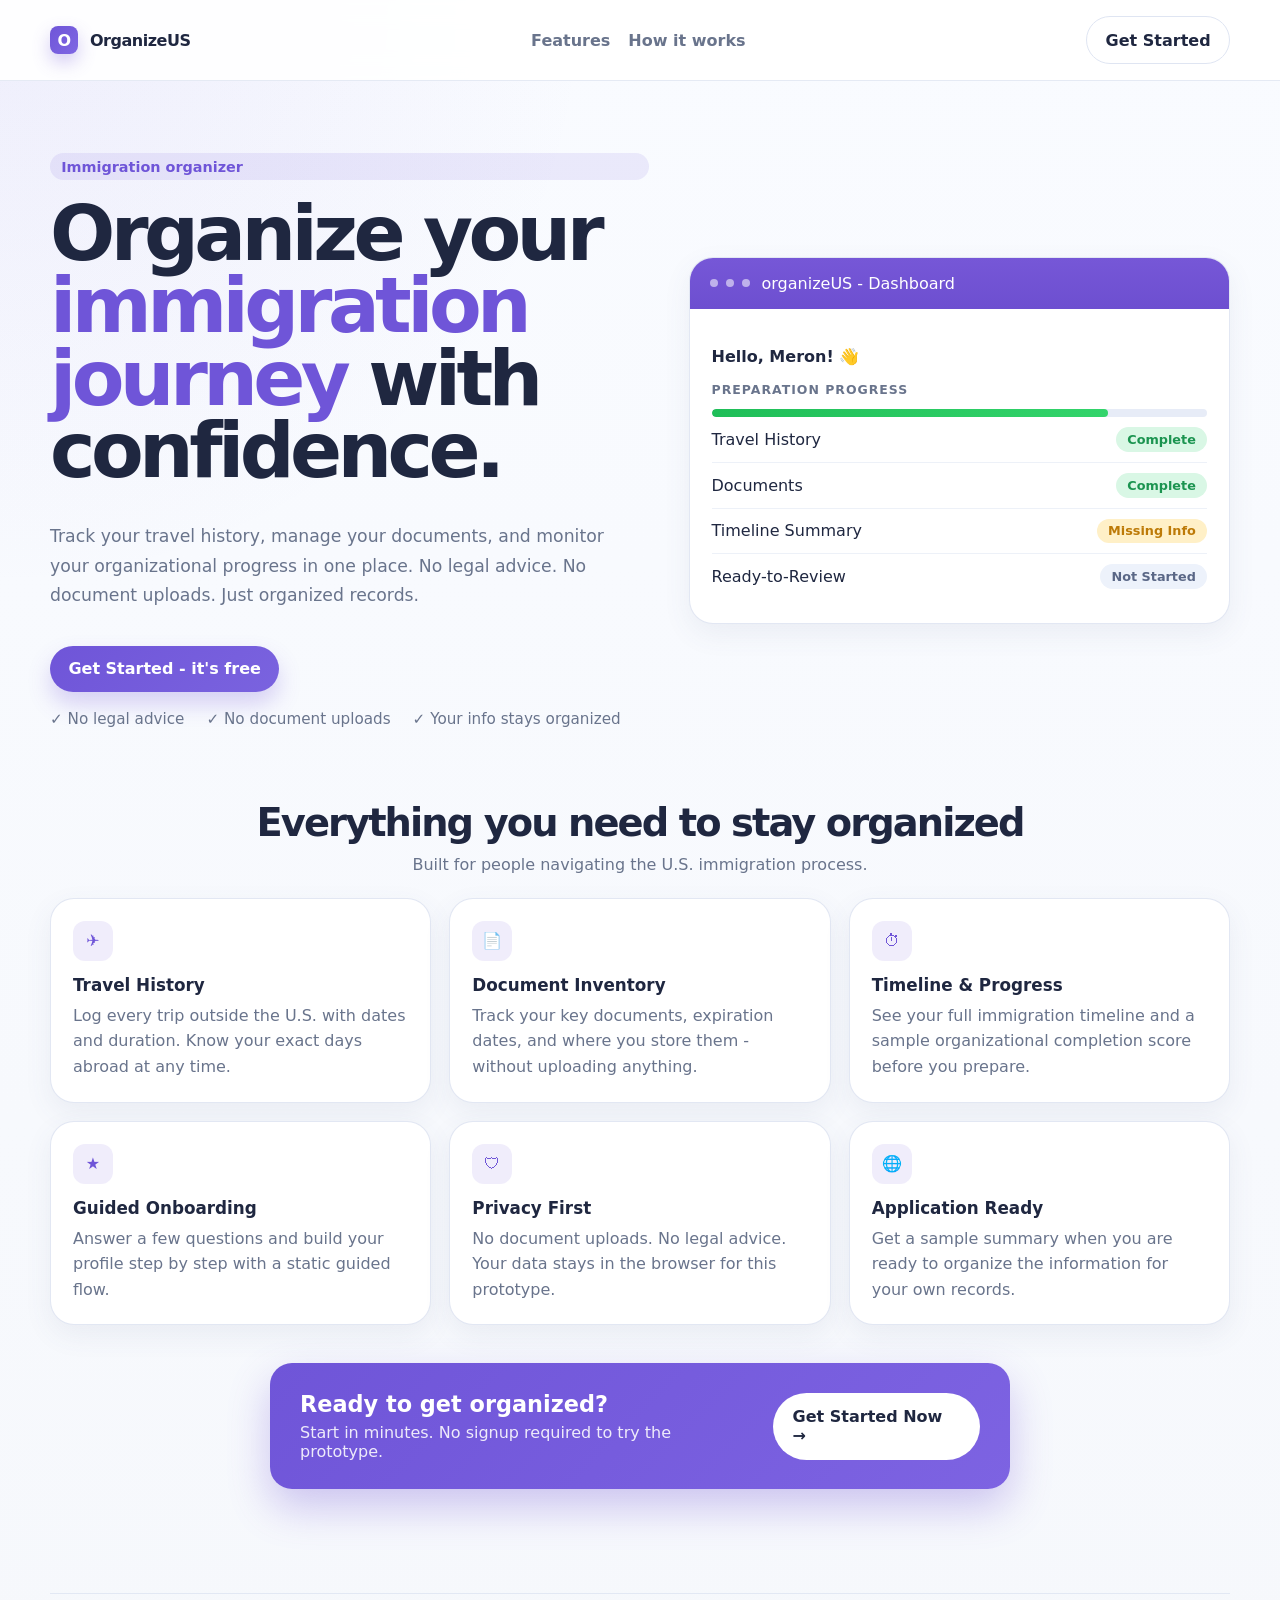
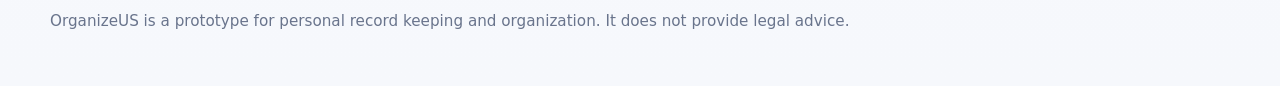
<file: index.html>
<!DOCTYPE html>
<html lang="en">
<head>
	<meta charset="UTF-8">
	<meta name="viewport" content="width=device-width, initial-scale=1.0">
	<title>OrganizeUS | Immigration Organization Prototype</title>
	<meta name="description" content="A static prototype for organizing immigration-related records, travel history, documents, and progress.">
	<link rel="stylesheet" href="css/styles.css">
</head>
<body data-page="home">
	<header class="topbar">
		<div class="topbar-inner">
			<a class="brand" href="index.html" aria-label="OrganizeUS home">
				<span class="brand-mark" aria-hidden="true">O</span>
				<span>OrganizeUS</span>
			</a>
			<button class="mobile-nav-toggle" data-mobile-menu-toggle aria-label="Open menu" aria-expanded="false"></button>
			<div class="topnav" data-mobile-menu>
				<a href="#features">Features</a>
				<a href="#how-it-works">How it works</a>
			</div>
			<div class="header-actions" data-mobile-actions>
				<a class="btn-secondary" href="auth.html">Get Started</a>
			</div>
		</div>
	</header>

	<main>
		<section class="hero">
			<div class="hero-grid">
				<div class="hero-copy">
					<span class="eyebrow">Immigration organizer</span>
					<h1>Organize your <span class="accent">immigration journey</span> with confidence.</h1>
					<p class="lead">Track your travel history, manage your documents, and monitor your organizational progress in one place. No legal advice. No document uploads. Just organized records.</p>
					<div class="hero-actions">
						<a class="btn" href="auth.html">Get Started - it&apos;s free</a>
					</div>
					<div class="hero-note-row">
						<span>✓ No legal advice</span>
						<span>✓ No document uploads</span>
						<span>✓ Your info stays organized</span>
					</div>
				</div>
				<article class="hero-card" aria-label="Sample dashboard preview">
					<div class="hero-card-header">
						<div class="hero-card-dots" aria-hidden="true"><span></span><span></span><span></span></div>
						<span>organizeUS - Dashboard</span>
					</div>
					<div class="hero-card-body">
						<p><strong>Hello, Meron!</strong> 👋</p>
						<p class="progress-label">Preparation progress</p>
						<div class="progress-line" aria-hidden="true"><div class="progress-bar green" style="width:80%"></div></div>
						<div class="status-row"><span>Travel History</span><span class="status-tag success">Complete</span></div>
						<div class="status-row"><span>Documents</span><span class="status-tag success">Complete</span></div>
						<div class="status-row"><span>Timeline Summary</span><span class="status-tag warning">Missing Info</span></div>
						<div class="status-row"><span>Ready-to-Review</span><span class="status-tag neutral">Not Started</span></div>
					</div>
				</article>
			</div>
		</section>

		<section class="section" id="features">
			<div class="section-heading">
				<h2>Everything you need to stay organized</h2>
				<p>Built for people navigating the U.S. immigration process.</p>
			</div>
			<div class="features-grid">
				<article class="feature-card"><span class="feature-icon" aria-hidden="true">✈</span><h3>Travel History</h3><p>Log every trip outside the U.S. with dates and duration. Know your exact days abroad at any time.</p></article>
				<article class="feature-card"><span class="feature-icon" aria-hidden="true">📄</span><h3>Document Inventory</h3><p>Track your key documents, expiration dates, and where you store them - without uploading anything.</p></article>
				<article class="feature-card"><span class="feature-icon" aria-hidden="true">⏱</span><h3>Timeline &amp; Progress</h3><p>See your full immigration timeline and a sample organizational completion score before you prepare.</p></article>
				<article class="feature-card"><span class="feature-icon" aria-hidden="true">★</span><h3>Guided Onboarding</h3><p>Answer a few questions and build your profile step by step with a static guided flow.</p></article>
				<article class="feature-card"><span class="feature-icon" aria-hidden="true">🛡</span><h3>Privacy First</h3><p>No document uploads. No legal advice. Your data stays in the browser for this prototype.</p></article>
				<article class="feature-card"><span class="feature-icon" aria-hidden="true">🌐</span><h3>Application Ready</h3><p>Get a sample summary when you are ready to organize the information for your own records.</p></article>
			</div>
			<div class="cta-banner" id="how-it-works">
				<div>
					<h3>Ready to get organized?</h3>
					<p>Start in minutes. No signup required to try the prototype.</p>
				</div>
				<a class="btn-secondary" href="auth.html">Get Started Now →</a>
			</div>
		</section>
	</main>

	<footer class="footer">
		<div class="container">
			<div class="page-divider"></div>
			<p>OrganizeUS is a prototype for personal record keeping and organization. It does not provide legal advice.</p>
		</div>
	</footer>

	<script src="js/app.js"></script>
</body>
</html>
</file>
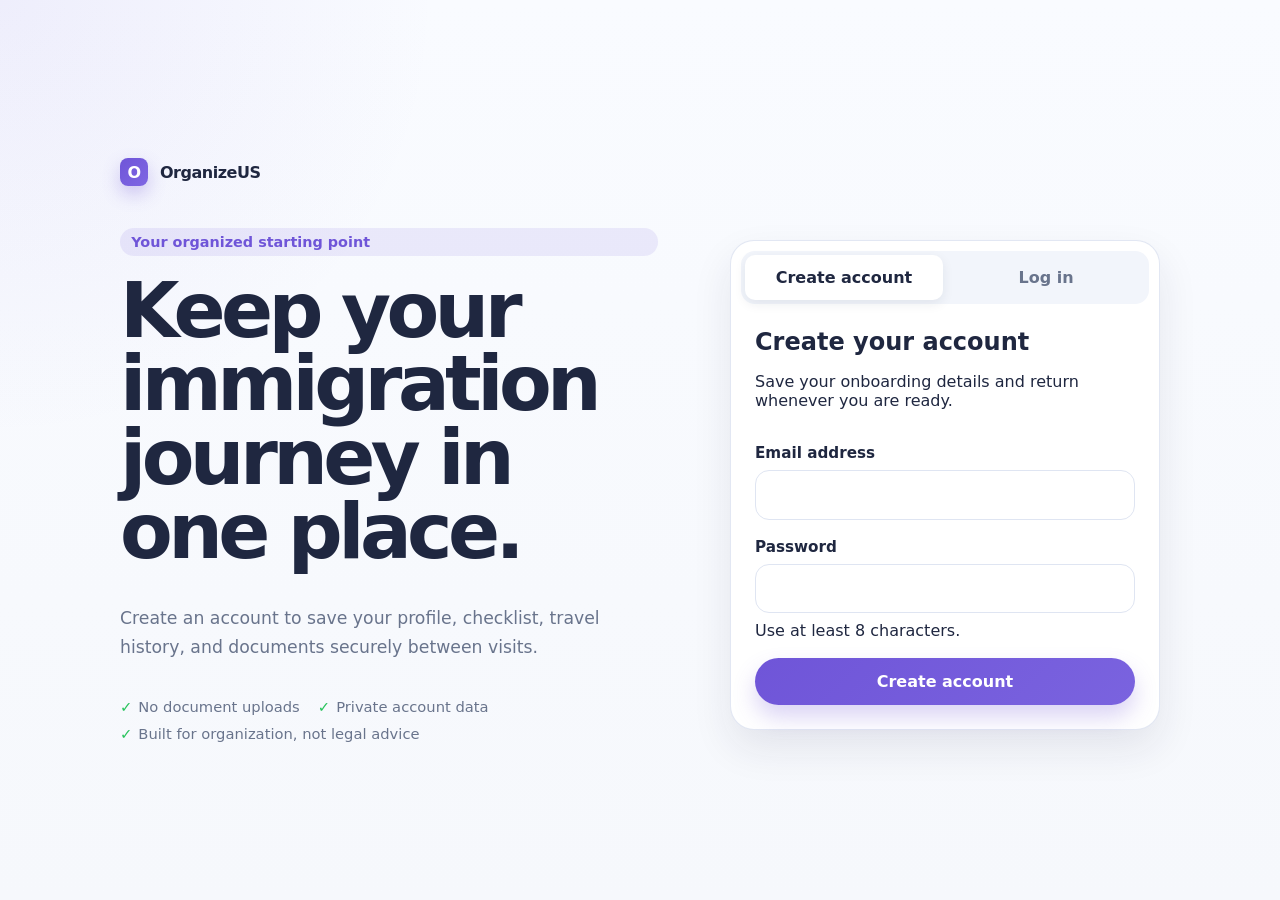
<file: auth.html>
<!DOCTYPE html>
<html lang="en">
<head>
	<meta charset="UTF-8">
	<meta name="viewport" content="width=device-width, initial-scale=1.0">
	<title>OrganizeUS | Account</title>
	<link rel="stylesheet" href="css/styles.css">
</head>
<body data-page="auth" class="auth-page">
	<main class="auth-shell">
		<a class="brand" href="index.html" aria-label="OrganizeUS home">
			<span class="brand-mark" aria-hidden="true">O</span>
			<span>OrganizeUS</span>
		</a>

		<section class="auth-layout" aria-labelledby="auth-title">
			<div class="auth-intro">
				<span class="eyebrow">Your organized starting point</span>
				<h1 id="auth-title">Keep your immigration journey in one place.</h1>
				<p class="lead">Create an account to save your profile, checklist, travel history, and documents securely between visits.</p>
				<div class="auth-trust-list">
					<span>No document uploads</span>
					<span>Private account data</span>
					<span>Built for organization, not legal advice</span>
				</div>
			</div>

			<div class="auth-card">
				<div class="auth-tabs" role="tablist" aria-label="Account actions">
					<button class="auth-tab active" type="button" data-auth-mode="register" role="tab" aria-selected="true">Create account</button>
					<button class="auth-tab" type="button" data-auth-mode="login" role="tab" aria-selected="false">Log in</button>
				</div>

				<form class="auth-form" data-auth-form>
					<div>
						<h2 data-auth-heading>Create your account</h2>
						<p class="field-help" data-auth-description>Save your onboarding details and return whenever you are ready.</p>
					</div>

					<label class="field-group" for="auth-email">
						<span class="field-label">Email address</span>
						<input id="auth-email" name="email" type="email" autocomplete="email" required>
					</label>

					<label class="field-group" for="auth-password">
						<span class="field-label">Password</span>
						<input id="auth-password" name="password" type="password" minlength="8" autocomplete="new-password" required>
						<span class="field-help" data-password-help>Use at least 8 characters.</span>
					</label>

					<p class="form-error" data-auth-error role="alert" hidden></p>
					<button class="btn auth-submit" type="submit" data-auth-submit>Create account</button>
				</form>
			</div>
		</section>
	</main>
	<script src="js/app.js"></script>
</body>
</html>
</file>
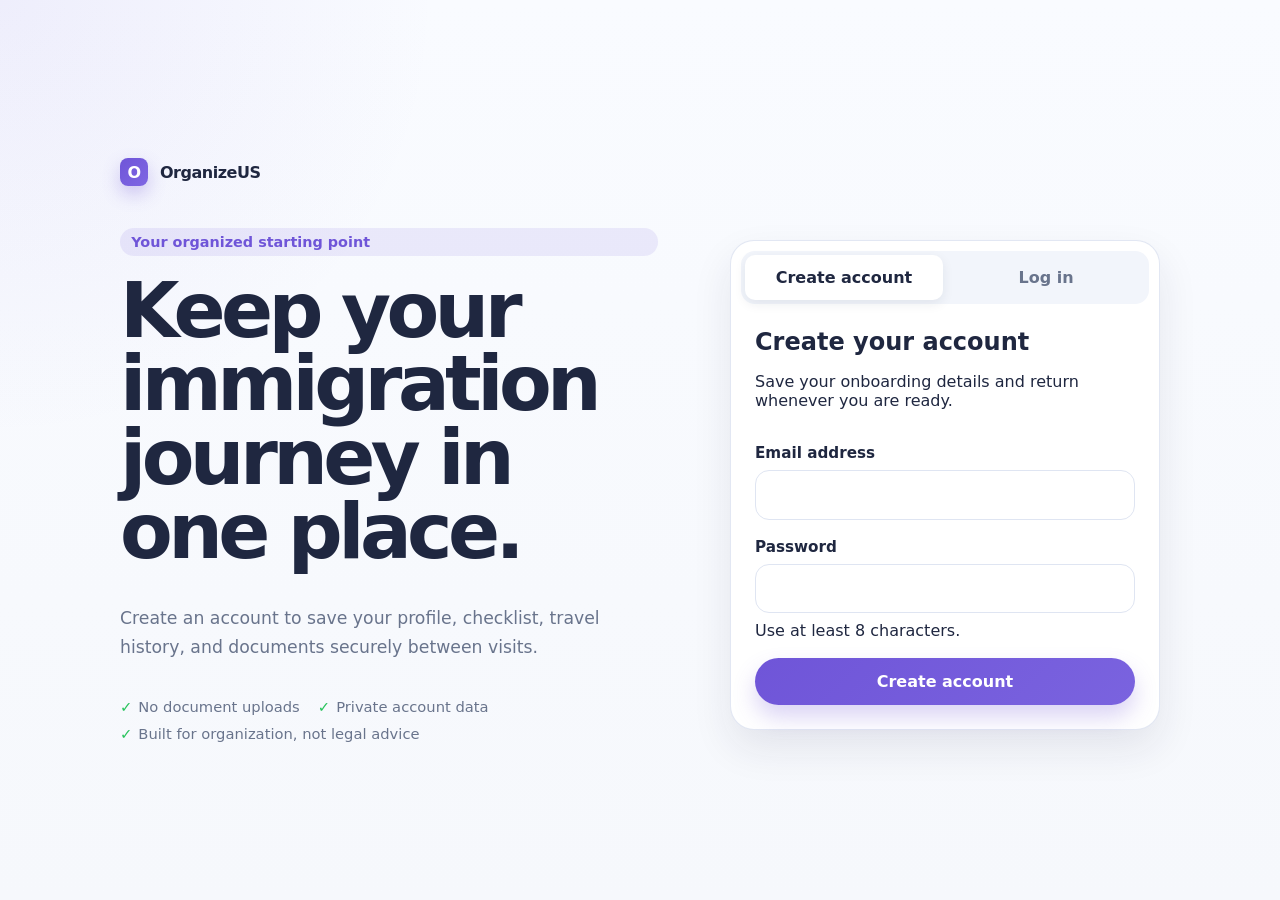
<file: dashboard.html>
<!DOCTYPE html>
<html lang="en">
<head>
	<meta charset="UTF-8">
	<meta name="viewport" content="width=device-width, initial-scale=1.0">
	<title>OrganizeUS | Dashboard</title>
	<link rel="stylesheet" href="css/styles.css">
</head>
<body data-page="dashboard">
	<header class="topbar">
		<div class="topbar-inner">
			<a class="brand" href="index.html"><span class="brand-mark" aria-hidden="true">O</span><span>OrganizeUS</span></a>
			<button class="mobile-nav-toggle" data-sidebar-toggle aria-label="Toggle navigation" aria-expanded="false"></button>
			<div class="header-actions"><span class="muted-pill"><span class="assistant-avatar" aria-hidden="true" data-profile-initial>P</span><span data-profile-name>Profile</span></span><button class="btn-ghost" type="button" data-logout>Log out</button></div>
		</div>
	</header>

	<main class="app-shell">
		<aside class="sidebar" data-sidebar>
			<nav class="sidebar-nav" aria-label="Dashboard navigation">
				<a class="nav-link" data-nav="dashboard" href="dashboard.html"><span class="nav-icon" aria-hidden="true">⌂</span>Dashboard</a>
				<a class="nav-link" data-nav="travel" href="travel.html"><span class="nav-icon" aria-hidden="true">✈</span>Travel History</a>
				<a class="nav-link" data-nav="documents" href="documents.html"><span class="nav-icon" aria-hidden="true">📄</span>Documents</a>
				<a class="nav-link" data-nav="timeline" href="timeline.html"><span class="nav-icon" aria-hidden="true">⏱</span>Timeline</a>
			</nav>
		</aside>

		<section class="content-stack">
			<header class="dashboard-hero panel">
				<div class="page-heading">
					<h1 class="page-title">
						Hello, <span data-dashboard-name>there</span>! 👋
					</h1>
					<p>Here&apos;s your immigration preparation overview.</p>
					<p>Your plan: <strong data-dashboard-process>Immigration Journey</strong></p>
				</div>
			</header>
			<section class="dashboard-grid">
				<article class="summary-card">
					<div class="summary-row">
						<div>
							<div class="progress-label">Organizational completion score</div>
							<div class="big-number" data-dashboard-score-value>0%</div>
						</div>
						<span class="status-tag neutral" data-dashboard-status-tag>Not Started</span>
					</div>
					<div class="progress-line" aria-hidden="true"><div class="progress-bar green" data-dashboard-score-bar style="width:0%"></div></div>
					<div class="quick-action-grid" style="margin-top:18px;">
						<div class="page-card"><strong>Complete</strong><p>Travel History</p></div>
						<div class="page-card"><strong>Complete</strong><p>Documents</p></div>
						<div class="page-card"><strong>Missing Info</strong><p>Timeline Summary</p></div>
						<div class="page-card"><strong>Not Started</strong><p>Ready-to-Review</p></div>
					</div>
				</article>

				<article class="panel">
					<h3>At a Glance</h3>
					<div class="info-grid" style="margin-top:16px; grid-template-columns: 1fr;">
						<div class="info-row">
							<span>Total trips abroad</span>
							<strong data-dashboard-total-trips>0</strong>
						</div>
						<div class="info-row">
							<span>Days outside U.S.</span>
							<strong data-dashboard-total-days>0</strong>
						</div>
						<div class="info-row">
							<span>Documents tracked</span>
							<strong data-dashboard-total-documents>0</strong>
						</div>
						<div class="info-row">
	                        <span>Documents completed</span>
	                        <strong data-dashboard-completed-documents>0</strong>
						</div>
						<div class="info-row">
	                    	<span>Documents remaining</span>
	                        <strong data-dashboard-remaining-documents>0</strong>
                        </div>
                        <div class="info-row">
	                        <span>Organizational progress</span>
	                        <strong data-dashboard-progress>0%</strong>
                        </div>
					</div>
				</article>
			</section>

			<section class="dashboard-grid">
				<article class="panel">
					<h3>Quick Actions</h3>
					<div class="quick-action-grid" style="margin-top:16px;">
						<a class="nav-link action-link" href="travel.html"><span class="nav-icon" aria-hidden="true">✈</span>Add Trip</a>
						<a class="nav-link action-link" href="documents.html"><span class="nav-icon" aria-hidden="true">📄</span>Add Document</a>
						<a class="nav-link action-link" href="timeline.html"><span class="nav-icon" aria-hidden="true">⏱</span>View Timeline</a>
						<a class="nav-link action-link" href="timeline.html"><span class="nav-icon" aria-hidden="true">✓</span>Check Progress</a>
						<button
							class="nav-link action-link"
							type="button"
							data-reset-demo
						>
							<span class="nav-icon" aria-hidden="true">↺</span>
							Reset Demo
						</button>
					</div>
				</article>

				<article class="panel">
					<h3>Suggested Next Step</h3>
					<p>Review the timeline summary and fill the remaining missing details before saving your personal records.</p>
					<div class="page-divider"></div>
					<div class="summary-list" style="display:flex; flex-wrap:wrap; gap:12px;">
						<span class="pill warning">Missing issue date</span>
						<span class="pill neutral">Ready for review later</span>
					</div>
				</article>
			</section>
		</section>
	</main>

	<script src="js/app.js"></script>
</body>
</html>
</file>
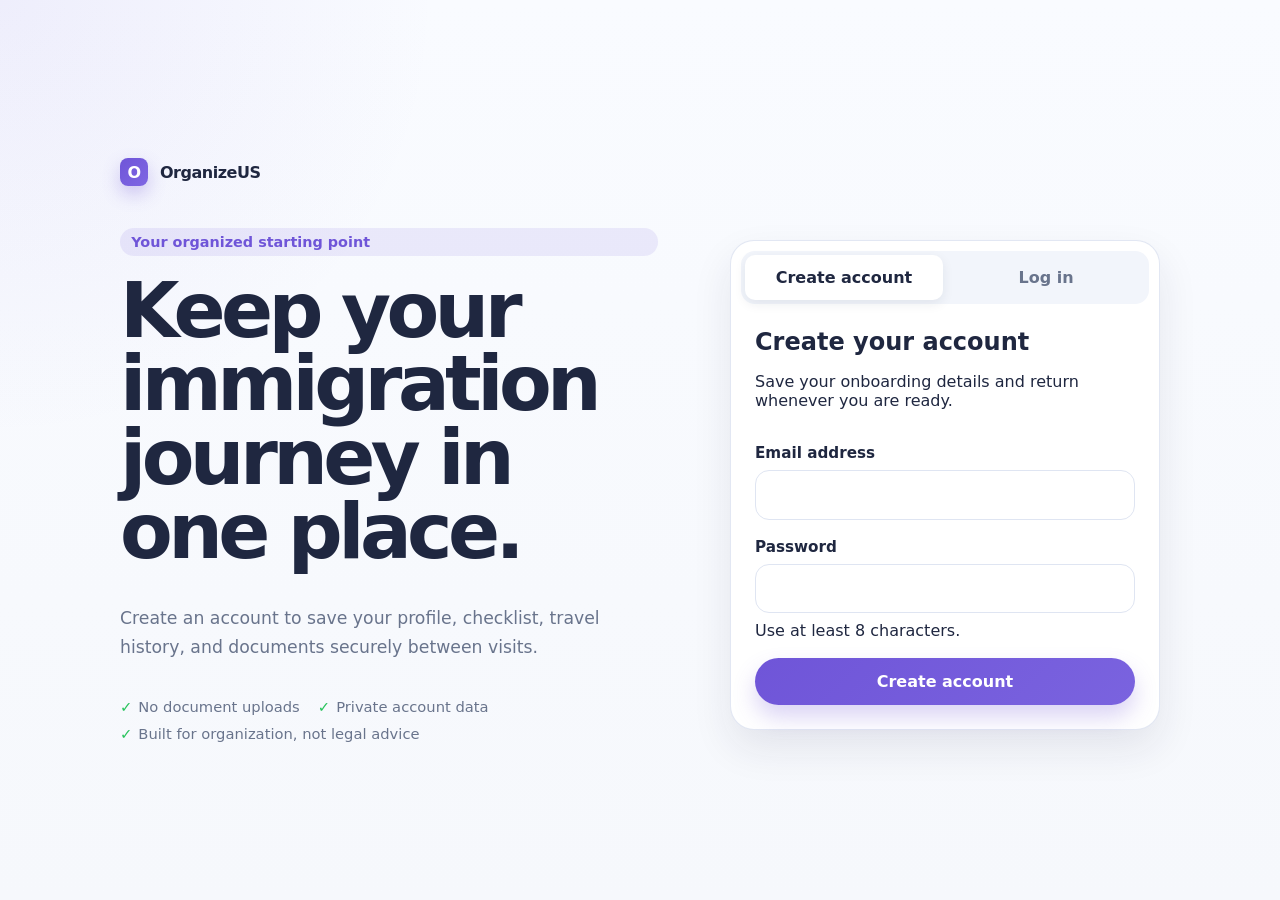
<file: documents.html>
<!DOCTYPE html>
<html lang="en">
<head>
	<meta charset="UTF-8">
	<meta name="viewport" content="width=device-width, initial-scale=1.0">
	<title>OrganizeUS | Documents</title>
	<link rel="stylesheet" href="css/styles.css">
</head>
<body data-page="documents">
	<header class="topbar">
		<div class="topbar-inner">
			<a class="brand" href="index.html"><span class="brand-mark" aria-hidden="true">O</span><span>OrganizeUS</span></a>
			<button class="mobile-nav-toggle" data-sidebar-toggle aria-label="Toggle navigation" aria-expanded="false"></button>
			<div class="header-actions"><span class="muted-pill"><span class="assistant-avatar" aria-hidden="true" data-profile-initial>P</span><span data-profile-name>Profile</span></span><button class="btn-ghost" type="button" data-logout>Log out</button></div>
		</div>
	</header>

	<main class="app-shell">
		<aside class="sidebar" data-sidebar>
			<nav class="sidebar-nav" aria-label="Documents navigation">
				<a class="nav-link" data-nav="dashboard" href="dashboard.html"><span class="nav-icon" aria-hidden="true">⌂</span>Dashboard</a>
				<a class="nav-link" data-nav="travel" href="travel.html"><span class="nav-icon" aria-hidden="true">✈</span>Travel History</a>
				<a class="nav-link" data-nav="documents" href="documents.html"><span class="nav-icon" aria-hidden="true">📄</span>Documents</a>
				<a class="nav-link" data-nav="timeline" href="timeline.html"><span class="nav-icon" aria-hidden="true">⏱</span>Timeline</a>
			</nav>
		</aside>

		<section class="content-stack">
			<header class="page-card" style="display:flex; align-items:flex-start; justify-content:space-between; gap:16px; flex-wrap:wrap;">
				<div class="page-heading">
					<h1 class="page-title">Documents</h1>
					<p>Track your key immigration documents.</p>
				</div>
				<button class="btn" type="button" data-open-modal>+ Add Document</button>
			</header>

			<section class="document-grid" data-document-grid></section>

			<section class="empty-state" data-document-empty>
				<strong>No documents organized yet.</strong>
				<p>Use Add Document to create a temporary sample card. File uploads are intentionally disabled in this prototype.</p>
			</section>

			<section class="panel">
				<h3>Organizational overview</h3>
				<div class="info-grid" style="margin-top:16px; grid-template-columns: repeat(3, minmax(0, 1fr));">
					<div class="info-row"><span>Tracked documents</span><strong data-total-documents>0</strong></div>
					<div class="info-row"><span>On file</span><strong data-documents-complete>0</strong></div>
					<div class="info-row"><span>Needs attention</span><strong data-documents-missing>0</strong></div>
				</div>
			</section>
		</section>
	</main>

	<div class="modal-backdrop" data-modal-backdrop aria-hidden="true">
		<section class="modal" role="dialog" aria-modal="true" aria-labelledby="add-document-title">
			<div class="modal-header">
				<div>
					<h3 id="add-document-title">Add Document</h3>
					<p>Create a temporary sample document card.</p>
				</div>
				<button class="close-button" type="button" data-close-modal aria-label="Close modal">×</button>
			</div>
			<form data-document-form>
				<div class="field-grid">
					<label class="field-group full"><span class="field-label">Document name</span><input name="name" type="text" placeholder="Marriage Certificate" required></label>
					<label class="field-group"><span class="field-label">Status</span><select name="status"><option>On file</option><option>Missing</option><option>Expiring soon</option></select></label>
					<label class="field-group"><span class="field-label">Stored location</span><input name="location" type="text" placeholder="Home safe"></label>
					<label class="field-group full"><span class="field-label">Expiration note</span><input name="expiry" type="text" placeholder="Optional text, such as May 2029"></label>
				</div>
				<div class="modal-actions" style="margin-top:18px;">
					<button class="btn-secondary" type="button" data-close-modal>Cancel</button>
					<button class="btn" type="submit">Add Document</button>
				</div>
			</form>
		</section>
	</div>

	<script src="js/app.js"></script>
</body>
</html>
</file>
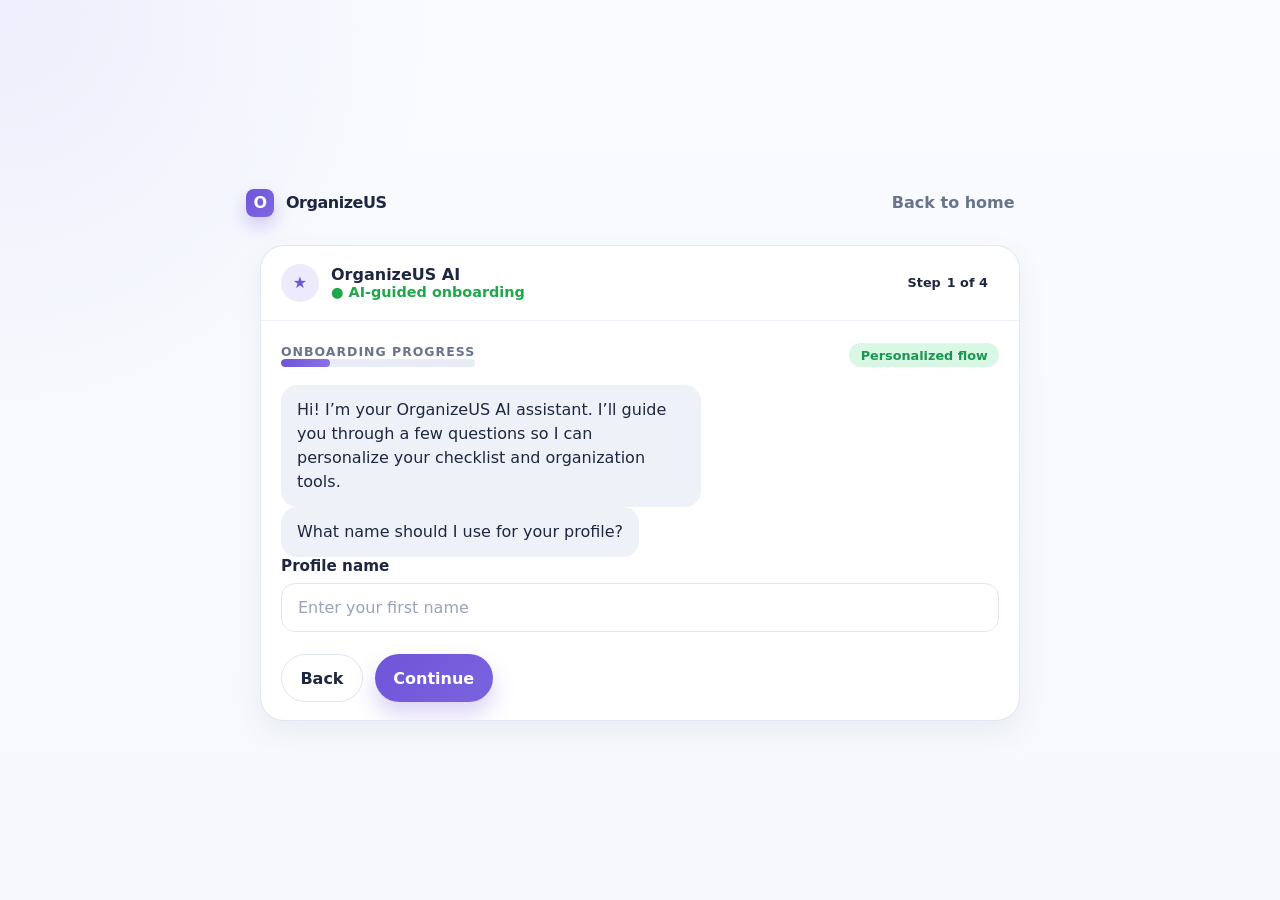
<file: onboarding.html>
<!DOCTYPE html>
<html lang="en">

<head>
	<meta charset="UTF-8">
	<meta name="viewport" content="width=device-width, initial-scale=1.0">
	<title>OrganizeUS | Onboarding</title>
	<link rel="stylesheet" href="css/styles.css">
</head>

<body data-page="onboarding" class="onboarding-page">
	<main class="onboarding-shell">
		<div class="app-topbar" style="padding-top: 0;">
			<a class="brand" href="index.html">
				<span class="brand-mark" aria-hidden="true">O</span>
				<span>OrganizeUS</span>
			</a>

			<a class="btn-ghost" href="index.html">
				Back to home
			</a>
		</div>

		<section
			class="onboarding-card"
			aria-labelledby="onboarding-title"
		>
			<div class="assistant-header">
				<div class="assistant-name">
					<span class="assistant-avatar" aria-hidden="true">
						★
					</span>

					<div>
						<div id="onboarding-title">
							OrganizeUS AI
						</div>

						<div class="assistant-status">
							● AI-guided onboarding
						</div>
					</div>
				</div>

				<div class="step-pill">
					Step
					<span data-step-indicator>1 of 4</span>
				</div>
			</div>

			<div class="assistant-body">
				<div class="progress-header">
					<div>
						<div class="progress-label">
							Onboarding progress
						</div>

						<div
							class="progress-track"
							aria-hidden="true"
						>
							<div
								class="progress-bar purple"
								data-onboarding-progress
								style="width: 25%;"
							></div>
						</div>
					</div>

					<span class="status-tag success">
						Personalized flow
					</span>
				</div>

				<div class="chat-stream">
					<!-- Step 1: Welcome and name -->
					<div
						class="onboarding-step"
						data-onboarding-step
						data-step-name="name"
					>
						<div class="chat-row assistant">
							<div class="bubble">
								Hi! I’m your OrganizeUS AI assistant.
								I’ll guide you through a few questions so
								I can personalize your checklist and
								organization tools.
							</div>
						</div>

						<div class="chat-row assistant">
							<div class="bubble">
								What name should I use for your profile?
							</div>
						</div>

						<label class="field-group" for="profile-name">
							<span class="field-label">
								Profile name
							</span>

							<input
								id="profile-name"
								name="profileName"
								type="text"
								placeholder="Enter your first name"
								autocomplete="given-name"
								required
							>
						</label>
					</div>

					<!-- Step 2: Country -->
					<div
						class="onboarding-step"
						data-onboarding-step
						data-step-name="country"
						hidden
					>
						<div class="chat-row assistant">
							<div
								class="bubble"
								data-ai-country-message
							>
								Thanks! Which country are you citizen of?
							</div>
						</div>

						<label class="field-group" for="country">
							<span class="field-label">
								Country of citizenship
							</span>

							<input
								id="country"
								name="country"
								type="text"
								placeholder="For example, Argentina"
								autocomplete="country-name"
								required
							>
						</label>
					</div>

					<!-- Step 3: Immigration process -->
					<div
						class="onboarding-step"
						data-onboarding-step
						data-step-name="process"
						hidden
					>
						<div class="chat-row assistant">
							<div
								class="bubble"
								data-ai-process-message
							>
								Now, which immigration process are you
								organizing?
							</div>
						</div>

						<p class="field-help">
							OrganizeUS currently supports these three
							paths.
						</p>

						<div
							class="step-choices"
							data-choice-group
						>
							<button
								type="button"
								class="choice"
								data-choice
								data-field="immigrationProcess"
								data-value="permanent-residency"
							>
								Permanent Residency
							</button>

							<button
								type="button"
								class="choice"
								data-choice
								data-field="immigrationProcess"
								data-value="naturalization"
							>
								Naturalization
							</button>

							<button
								type="button"
								class="choice"
								data-choice
								data-field="immigrationProcess"
								data-value="f1-visa"
							>
								F-1 Student Visa
							</button>
						</div>

						<input
							id="immigration-process"
							name="immigrationProcess"
							type="hidden"
							required
						>
					</div>

					<!-- Step 4: AI confirmation -->
					<div
						class="onboarding-step"
						data-onboarding-step
						data-step-name="confirmation"
						hidden
					>
						<div class="chat-row assistant">
							<div
								class="bubble"
								data-ai-confirmation-message
							>
								Great! I have enough information to begin
								personalizing your OrganizeUS experience.
							</div>
						</div>

						<div class="chat-row assistant">
							<div class="bubble">
								I’ll use your selected process to prepare
								the most relevant checklist, document
								tracker, and organization tools.
							</div>
						</div>

						<div class="onboarding-review">
							<p>
								<strong>Name:</strong>
								<span data-review-name>
									Not provided
								</span>
							</p>

							<p>
								<strong>Country:</strong>
								<span data-review-country>
									Not provided
								</span>
							</p>

							<p>
								<strong>Immigration process:</strong>
								<span data-review-process>
									Not selected
								</span>
							</p>
						</div>
						<button
							class="btn-success"
							type="button"
							data-onboarding-finish
							hidden
						>
							Create My Plan →
						</button>
					</div>
				</div>

				<div
					class="assistant-loading"
					data-ai-loading
					hidden
					aria-live="polite"
				>
					OrganizeUS AI is preparing the next step…
				</div>

				<div class="onboarding-actions">
					<button
						class="btn-secondary"
						type="button"
						data-onboarding-back
					>
						Back
					</button>

					<button
						class="btn"
						type="button"
						data-onboarding-next
					>
						Continue
					</button>
				</div>
			</div>
		</section>
	</main>

	<script src="js/app.js"></script>
</body>

</html>
</file>
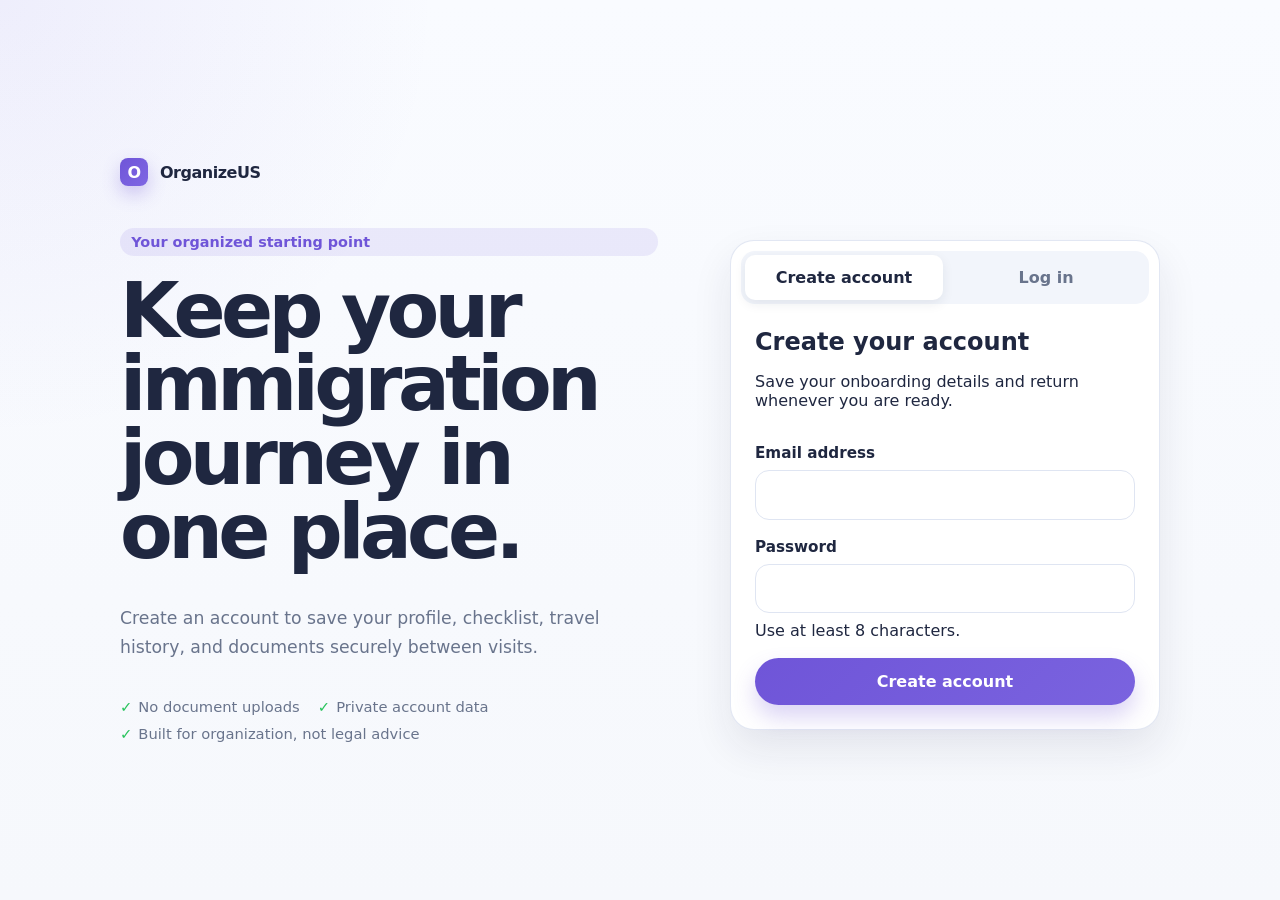
<file: timeline.html>
<!DOCTYPE html>
<html lang="en">
<head>
	<meta charset="UTF-8">
	<meta name="viewport" content="width=device-width, initial-scale=1.0">
	<title>OrganizeUS | Timeline &amp; Progress</title>
	<link rel="stylesheet" href="css/styles.css">
</head>
<body data-page="timeline">
	<header class="topbar">
		<div class="topbar-inner">
			<a class="brand" href="index.html"><span class="brand-mark" aria-hidden="true">O</span><span>OrganizeUS</span></a>
			<button class="mobile-nav-toggle" data-sidebar-toggle aria-label="Toggle navigation" aria-expanded="false"></button>
			<div class="header-actions"><span class="muted-pill"><span class="assistant-avatar" aria-hidden="true" data-profile-initial>P</span><span data-profile-name>Profile</span></span><button class="btn-ghost" type="button" data-logout>Log out</button></div>
		</div>
	</header>

	<main class="app-shell">
		<aside class="sidebar" data-sidebar>
			<nav class="sidebar-nav" aria-label="Timeline navigation">
				<a class="nav-link" data-nav="dashboard" href="dashboard.html"><span class="nav-icon" aria-hidden="true">⌂</span>Dashboard</a>
				<a class="nav-link" data-nav="travel" href="travel.html"><span class="nav-icon" aria-hidden="true">✈</span>Travel History</a>
				<a class="nav-link" data-nav="documents" href="documents.html"><span class="nav-icon" aria-hidden="true">📄</span>Documents</a>
				<a class="nav-link active" data-nav="timeline" href="timeline.html"><span class="nav-icon" aria-hidden="true">⏱</span>Timeline</a>
			</nav>
		</aside>

		<section class="content-stack">
			<header class="page-card" style="display:flex; align-items:flex-start; justify-content:space-between; gap:16px; flex-wrap:wrap;">
				<div class="page-heading">
					<h1 class="page-title">Timeline &amp; Readiness</h1>
					<p>Your full immigration timeline and organizational completion overview.</p>
				</div>
			</header>

			<section class="timeline-grid">
				<article class="timeline-panel">
					<h3>My Immigration Timeline</h3>
					<ul class="timeline-list" data-timeline-list></ul>
				</article>

				<div class="content-stack">
					<article class="summary-card">
						<h3>Organizational completion score</h3>
						<p>This is a visual representation of your organizational progress.</p>
						<div class="ring-wrap" data-score="0" data-timeline-score>
							<div class="ring-value" data-score-value data-timeline-score-value>0%</div>
						</div>
						<p data-timeline-status-message>You&apos;re close to having a complete personal record set for your own organization.</p>
					</article>

					<article class="summary-card">
						<h3>Sample summary</h3>
						<p class="subtle">Prototype summary only. This does not provide legal advice or eligibility analysis.</p>
						<div class="page-divider"></div>
						<div class="summary-list" style="display:grid; gap:10px;" data-timeline-summary>
						</div>
					</article>

					<article class="summary-card">
						<h3>Missing information</h3>
						<div data-timeline-missing></div>
						<div class="page-divider"></div>
						<p data-timeline-next-step>
							Your next organizational step will appear here.
						</p>
					</article>
				</div>
			</section>
		</section>
	</main>

	<script src="js/app.js"></script>
</body>
</html>
</file>
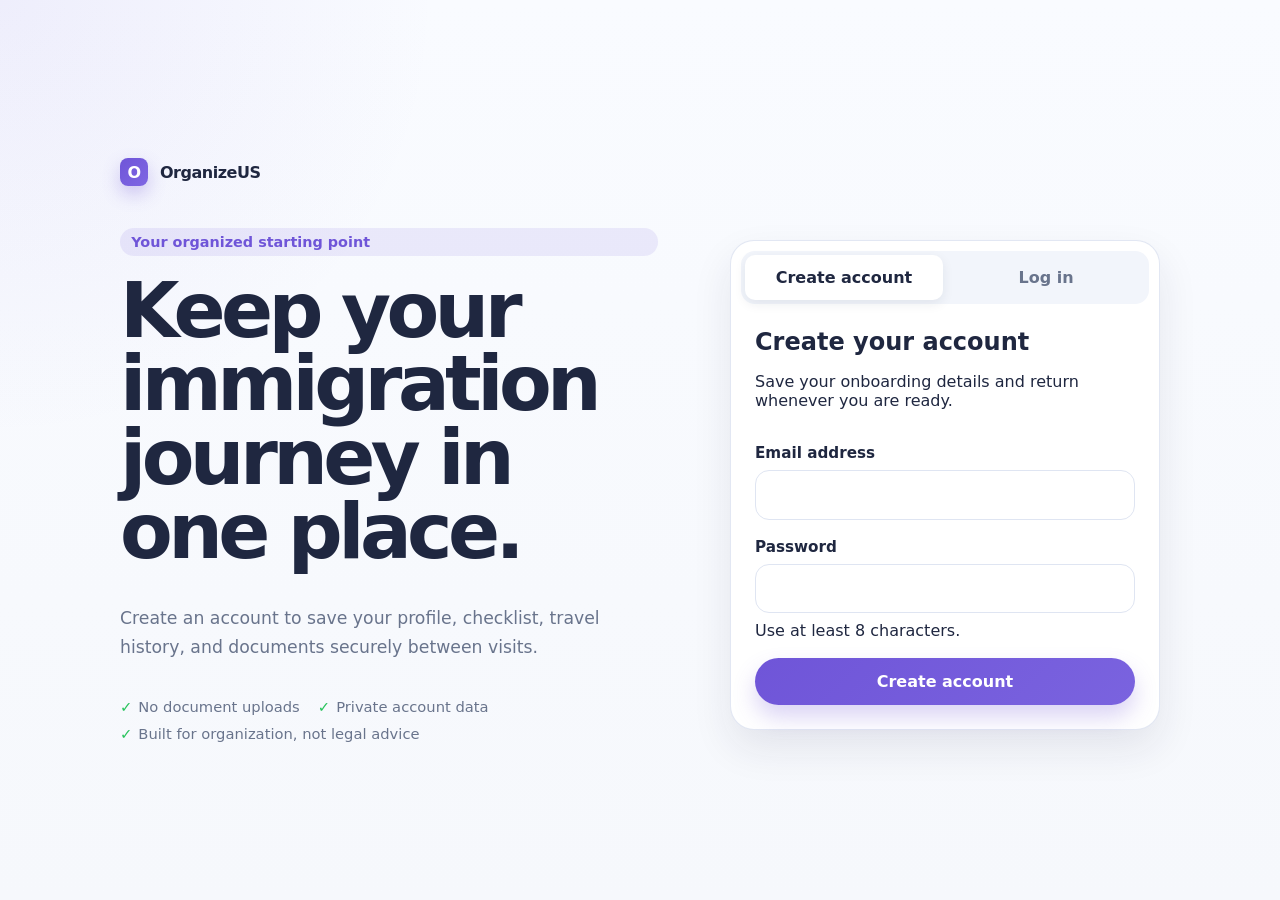
<file: travel.html>
<!DOCTYPE html>
<html lang="en">
<head>
	<meta charset="UTF-8">
	<meta name="viewport" content="width=device-width, initial-scale=1.0">
	<title>OrganizeUS | Travel History</title>
	<link rel="stylesheet" href="css/styles.css">
</head>
<body data-page="travel">
	<header class="topbar">
		<div class="topbar-inner">
			<a class="brand" href="index.html"><span class="brand-mark" aria-hidden="true">O</span><span>OrganizeUS</span></a>
			<button class="mobile-nav-toggle" data-sidebar-toggle aria-label="Toggle navigation" aria-expanded="false"></button>
			<div class="header-actions"><span class="muted-pill"><span class="assistant-avatar" aria-hidden="true" data-profile-initial>P</span><span data-profile-name>Profile</span></span><button class="btn-ghost" type="button" data-logout>Log out</button></div>
		</div>
	</header>

	<main class="app-shell">
		<aside class="sidebar" data-sidebar>
			<nav class="sidebar-nav" aria-label="Travel navigation">
				<a class="nav-link" data-nav="dashboard" href="dashboard.html"><span class="nav-icon" aria-hidden="true">⌂</span>Dashboard</a>
				<a class="nav-link" data-nav="travel" href="travel.html"><span class="nav-icon" aria-hidden="true">✈</span>Travel History</a>
				<a class="nav-link" data-nav="documents" href="documents.html"><span class="nav-icon" aria-hidden="true">📄</span>Documents</a>
				<a class="nav-link" data-nav="timeline" href="timeline.html"><span class="nav-icon" aria-hidden="true">⏱</span>Timeline</a>
			</nav>
		</aside>

		<section class="content-stack">
			<header class="page-card" style="display:flex; align-items:flex-start; justify-content:space-between; gap:16px; flex-wrap:wrap;">
				<div class="page-heading">
					<h1 class="page-title">Travel History</h1>
					<p>All recorded trips outside the United States.</p>
				</div>
				<div class="travel-guidance" data-travel-guidance>
					<p data-travel-guidance-text></p>
				</div>
				<button class="btn" type="button" data-open-modal>+ Add Trip</button>
			</header>

			<section class="travel-stats">
				<article class="dashboard-stat">
					<h3>Total Trips</h3>
					<div class="big-number" data-total-trips>0</div></article>
				<article class="dashboard-stat">
					<h3>Total Days Abroad</h3>
					<div class="big-number" data-total-days>0</div></article>
				<article class="dashboard-stat">
					<h3>Countries Visited</h3>
					<div class="big-number" data-countries-visited>0</div></article>
			</section>

			<section class="table-card">
				<div class="table-wrap">
					<table aria-label="Travel history table">
						<thead>
							<tr>
								<th>Country</th>
								<th>Departure</th>
								<th>Return</th>
								<th>Duration</th>
								<th>Action</th>
							</tr>
						</thead>
						<tbody data-travel-list></tbody>
					</table>
				</div>
			</section>

			<section class="empty-state" data-travel-empty>
				<strong>No trips added yet.</strong>
				<p>Use Add Trip to record a new trip outside the United States. Temporary entries appear in the table above.</p>
			</section>
		</section>
	</main>

	<div class="modal-backdrop" data-modal-backdrop aria-hidden="true">
		<section class="modal" role="dialog" aria-modal="true" aria-labelledby="add-trip-title">
			<div class="modal-header">
				<div>
					<h3 id="add-trip-title">Add Trip</h3>
					<p>Enter a fictional sample trip for the prototype.</p>
				</div>
				<button class="close-button" type="button" data-close-modal aria-label="Close modal">×</button>
			</div>
			<form data-travel-form>
				<div class="field-grid two">
					<label class="field-group"><span class="field-label">Country</span><input name="country" type="text" placeholder="Chile" required></label>
					<label class="field-group"><span class="field-label">Departure date</span><input name="departure" type="date" required></label>
					<label class="field-group full"><span class="field-label">Return date</span><input name="returnDate" type="date" required></label>
				</div>
				<div class="modal-actions" style="margin-top:18px;">
					<button class="btn-secondary" type="button" data-close-modal>Cancel</button>
					<button class="btn" type="submit">Add Trip</button>
				</div>
			</form>
		</section>
	</div>

	<script src="js/app.js"></script>
</body>
</html>
</file>
<file: css/styles.css>
/* Shared design system for OrganizeUS */
:root {
	--primary-color: #6f55d8;
	--primary-dark: #5a43c7;
	--success-color: #27c35b;
	--warning-color: #ffb020;
	--danger-color: #ff6b6b;
	--background-color: #f6f8fc;
	--surface-color: #ffffff;
	--text-color: #1f2740;
	--muted-text-color: #69748c;
	--border-color: #dfe5f2;
	--border-strong: #cfd8ea;
	--shadow-soft: 0 10px 28px rgba(76, 87, 129, 0.08);
	--shadow-strong: 0 18px 40px rgba(28, 38, 65, 0.09);
	--border-radius: 18px;
	--border-radius-lg: 24px;
	--content-width: 1180px;
	--sidebar-width: 240px;
	--transition: 180ms ease;
}

* { box-sizing: border-box; }
html { scroll-behavior: smooth; }
body {
	margin: 0;
	font-family: Inter, ui-sans-serif, system-ui, -apple-system, BlinkMacSystemFont, "Segoe UI", sans-serif;
	color: var(--text-color);
	background:
		radial-gradient(circle at top left, rgba(111, 85, 216, 0.08), transparent 28%),
		linear-gradient(180deg, #f9fbff 0%, var(--background-color) 100%);
	min-height: 100vh;
}

img { max-width: 100%; display: block; }
a { color: inherit; text-decoration: none; }
button, input, select, textarea { font: inherit; }
button { cursor: pointer; }
:focus-visible { outline: 3px solid rgba(111, 85, 216, 0.35); outline-offset: 2px; }

.container,
.topbar-inner,
.app-topbar,
.hero-grid,
.features-grid,
.app-shell,
.dashboard-grid,
.travel-grid,
.timeline-grid,
.onboarding-shell {
	width: min(var(--content-width), calc(100% - 32px));
	margin: 0 auto;
}

.topbar {
	position: sticky; top: 0; z-index: 50;
	background: rgba(255,255,255,.9); backdrop-filter: blur(12px);
	border-bottom: 1px solid rgba(223,229,242,.8);
}

.topbar-inner { display:flex; align-items:center; justify-content:space-between; gap:16px; min-height:80px; }
.brand { display:inline-flex; align-items:center; gap:12px; font-weight:800; letter-spacing:-.03em; }
.brand-mark {
	width: 28px; height: 28px; border-radius: 8px;
	background: linear-gradient(135deg, var(--primary-color), #7f67e3);
	color:#fff; display:inline-flex; align-items:center; justify-content:center;
	box-shadow:0 8px 18px rgba(111,85,216,.3);
}
.brand-mark svg, .icon svg, .nav-icon svg, .feature-icon svg, .card-icon svg, .stat-icon svg, .btn-icon svg {
	width: 18px; height: 18px; stroke: currentColor; fill: none; stroke-width: 2; stroke-linecap: round; stroke-linejoin: round;
}

.topnav, .header-actions { display:flex; align-items:center; gap:18px; color: var(--muted-text-color); font-weight:600; }
.header-actions { gap: 10px; }
.topnav a:hover, .topnav button:hover { color: var(--text-color); }

.btn, .btn-secondary, .btn-ghost, .btn-success, .btn-outline, .nav-link, .mobile-nav-toggle, .choice {
	border:0; border-radius:999px; display:inline-flex; align-items:center; justify-content:center; gap:8px;
	transition: transform var(--transition), background var(--transition), color var(--transition), box-shadow var(--transition), border-color var(--transition);
}
.btn, .btn-secondary, .btn-success, .btn-outline, .btn-ghost { padding:.85rem 1.15rem; font-weight:700; }
.btn, .btn-success {
	color:#fff; background: linear-gradient(135deg, var(--primary-color), #7a63df);
	box-shadow: 0 12px 22px rgba(111,85,216,.25);
}
.btn:hover, .btn-success:hover { transform: translateY(-1px); }
.btn-secondary, .btn-outline, .nav-link, .choice { background: var(--surface-color); border:1px solid var(--border-color); color: var(--text-color); }
.btn-secondary:hover, .btn-outline:hover, .nav-link:hover, .choice:hover { border-color: var(--border-strong); box-shadow: var(--shadow-soft); }
.btn-ghost { background: transparent; color: var(--muted-text-color); border:1px solid transparent; }
.btn-ghost:hover { color: var(--text-color); background: rgba(111,85,216,.08); }
.mobile-nav-toggle { display:none; width:44px; height:44px; background: var(--surface-color); border:1px solid var(--border-color); }

.auth-page { display:grid; place-items:center; padding:32px 16px; }
.auth-shell { width:min(1040px, 100%); display:grid; gap:42px; }
.auth-layout { display:grid; grid-template-columns:minmax(0, 1fr) minmax(320px, 430px); align-items:center; gap:72px; }
.auth-intro { display:grid; gap:18px; }
.auth-intro h1 { margin:0; max-width:10ch; font-size:clamp(2.8rem, 6vw, 5rem); line-height:.96; letter-spacing:-.06em; }
.auth-trust-list { display:flex; flex-wrap:wrap; gap:10px 18px; color:var(--muted-text-color); font-size:.92rem; }
.auth-trust-list span::before { content:'✓'; color:var(--success-color); font-weight:800; margin-right:6px; }
.auth-card { background:var(--surface-color); border:1px solid rgba(223,229,242,.9); border-radius:var(--border-radius-lg); box-shadow:var(--shadow-strong); padding:10px; }
.auth-tabs { display:grid; grid-template-columns:1fr 1fr; gap:4px; padding:4px; background:#f2f5fb; border-radius:14px; }
.auth-tab { border:0; border-radius:10px; padding:.8rem; background:transparent; color:var(--muted-text-color); font-weight:700; }
.auth-tab.active { background:var(--surface-color); color:var(--text-color); box-shadow:0 4px 12px rgba(28,38,65,.08); }
.auth-form { display:grid; gap:18px; padding:24px 14px 14px; }
.auth-form h2 { margin:0 0 6px; font-size:1.5rem; }
.auth-submit { width:100%; }
.form-error { margin:0; padding:10px 12px; border-radius:10px; background:#ffe8e8; color:#bd4f4f; font-size:.9rem; }

.hero { padding: 72px 0 38px; }
.eyebrow { display:inline-flex; align-items:center; gap:8px; padding:.35rem .7rem; border-radius:999px; background: rgba(111,85,216,.11); color: var(--primary-color); font-size:.9rem; font-weight:700; }
.hero-grid { display:grid; grid-template-columns: minmax(0,1.05fr) minmax(320px,.95fr); align-items:center; gap:40px; }
.hero h1, .page-title { margin:0; letter-spacing:-.06em; line-height:.94; font-size: clamp(3rem, 6vw, 5.1rem); }
.accent { color: var(--primary-color); }
.lead { color: var(--muted-text-color); font-size:1.08rem; line-height:1.7; max-width:54ch; }
.hero-copy { display:grid; gap:18px; }
.hero-actions, .page-actions, .onboarding-actions, .modal-actions, .summary-list, .quick-action-grid { display:flex; flex-wrap:wrap; gap:12px; }
.hero-note-row { display:flex; flex-wrap:wrap; gap:22px; color: var(--muted-text-color); font-size:.95rem; }
.hero-note-row span, .muted-pill { display:inline-flex; align-items:center; gap:8px; }

.hero-card, .panel, .timeline-panel, .feature-card, .summary-card, .dashboard-stat, .onboarding-card, .table-card, .document-card, .page-card, .mini-card, .field-card, .modal {
	background: var(--surface-color); border:1px solid rgba(223,229,242,.9); border-radius: var(--border-radius-lg); box-shadow: var(--shadow-soft);
}
.hero-card { overflow:hidden; }
.hero-card-header { padding:16px 20px; background: linear-gradient(180deg, #7657d7 0%, #6d4fd0 100%); color:#fff; display:flex; align-items:center; gap:12px; }
.hero-card-dots { display:flex; gap:8px; }
.hero-card-dots span { width:8px; height:8px; border-radius:999px; background: rgba(255,255,255,.55); }
.hero-card-body { padding:22px 22px 24px; }
.progress-line, .progress-track { height:8px; border-radius:999px; background:#e7ecf7; overflow:hidden; }
.progress-bar { height:100%; border-radius:inherit; background: linear-gradient(90deg, #21c45a, #37d06a); width:0; }
.progress-bar.purple { background: linear-gradient(90deg, var(--primary-color), #8a72ea); }
.progress-bar.green { background: linear-gradient(90deg, #1fbe58, #33d46b); }
.status-list { margin:18px 0 0; padding:0; list-style:none; display:grid; gap:10px; }
.status-row, .table-row, .stat-row, .timeline-item, .summary-row, .info-row { display:flex; align-items:center; justify-content:space-between; gap:12px; }
.status-row { padding:10px 0; border-bottom:1px solid #edf1f8; }
.status-row:last-child, .stat-row:last-child, .info-row:last-child, .summary-row:last-child { border-bottom:0; }
.status-tag, .badge, .pill, .chip, .step-pill, .state-label { border-radius:999px; font-size:.8rem; font-weight:700; display:inline-flex; align-items:center; gap:6px; }
.status-tag, .pill, .step-pill, .badge { padding:.3rem .7rem; }
.status-tag.success, .badge.success, .pill.success { background:#d9f7e5; color:#1b9450; }
.status-tag.warning, .badge.warning, .pill.warning { background:#fff0c7; color:#bd7a07; }
.status-tag.neutral, .badge.neutral, .pill.neutral { background:#edf2fb; color:#5a6786; }
.status-tag.danger, .badge.danger, .pill.danger { background:#ffe0e0; color:#d65b5b; }

.section { padding: 34px 0 20px; }
.section-heading, .page-heading, .summary-heading { text-align:center; display:grid; gap:10px; margin-bottom:24px; }
.section-heading h2, .page-heading h1, .summary-heading h2 { margin:0; letter-spacing:-.05em; font-size: clamp(2rem, 3vw, 3rem); }
.section-heading p, .page-heading p, .summary-heading p { margin:0; color: var(--muted-text-color); }
.features-grid, .dashboard-grid, .travel-stats, .document-grid, .page-card-grid, .info-grid, .mini-grid { display:grid; gap:18px; }
.features-grid { grid-template-columns: repeat(3, minmax(0, 1fr)); }
.feature-card { padding:22px; min-height:180px; }
.card-icon, .feature-icon, .stat-icon, .nav-icon { width:40px; height:40px; border-radius:12px; display:inline-flex; align-items:center; justify-content:center; color: var(--primary-color); background: rgba(111,85,216,.1); }
.feature-card h3, .page-card h3, .document-card h3, .summary-card h3, .dashboard-stat h3, .panel h3, .modal h3, .onboarding-step h3 { margin:14px 0 8px; font-size:1.05rem; }
.feature-card p, .page-card p, .document-card p, .summary-card p, .dashboard-stat p, .panel p, .onboarding-step p, .modal p { margin:0; color: var(--muted-text-color); line-height:1.6; }

.cta-banner {
	margin:38px auto 0; width:min(740px,100%); border-radius:22px; background: linear-gradient(135deg, #6f55d8, #7d63e2); color:#fff;
	padding:28px 30px; box-shadow: 0 18px 42px rgba(111,85,216,.32); display:flex; align-items:center; justify-content:space-between; gap:16px;
}
.cta-banner h3 { margin:0 0 6px; font-size:1.4rem; }
.cta-banner p { margin:0; opacity:.88; }
.cta-banner .btn-secondary { border-color: rgba(255,255,255,.2); }

.app-topbar { display:flex; align-items:center; justify-content:space-between; padding:22px 0 18px; }
.app-shell { display:grid; grid-template-columns: var(--sidebar-width) minmax(0, 1fr); gap:24px; align-items:start; padding-bottom:48px; }
.sidebar { position: sticky; top:102px; background: var(--surface-color); border:1px solid rgba(223,229,242,.9); border-radius:20px; box-shadow: var(--shadow-soft); padding:8px; }
.sidebar-nav { display:grid; gap:4px; }
.nav-link { justify-content:flex-start; width:100%; padding:.9rem 1rem; text-align:left; color: var(--muted-text-color); }
.nav-link.active { background: rgba(111,85,216,.12); color: var(--primary-color); border-color: rgba(111,85,216,.16); box-shadow: inset 3px 0 0 var(--primary-color); }
.content-stack { display:grid; gap:22px; }
.dashboard-hero, .content-panel, .table-card, .timeline-panel, .onboarding-card, .modal, .page-card, .summary-card, .panel { padding:22px; }
.page-heading { text-align:left; margin-bottom:0; }
.dashboard-grid { grid-template-columns: 1.1fr .9fr; }
.dashboard-stat, .info-card, .page-card, .summary-card, .mini-card, .field-card { padding:18px; }
.dashboard-stat h3, .info-card h3, .mini-card h3 { margin-top:0; font-size:.95rem; }
.big-number { font-size: clamp(2rem, 4vw, 2.8rem); font-weight:800; letter-spacing:-.05em; margin:10px 0 12px; }
.dashboard-main-card { display:grid; gap:18px; }
.quick-action-grid { display:grid; grid-template-columns: repeat(2, minmax(0, 1fr)); }
.quick-action-grid .nav-link, .action-link { border-radius:14px; min-height:54px; }

.table-card { overflow:hidden; }
.table-wrap { overflow-x:auto; margin-top:12px; }
table { width:100%; border-collapse:collapse; min-width:760px; }
thead th { text-align:left; font-size:.78rem; color: var(--muted-text-color); padding:12px 14px; text-transform:uppercase; letter-spacing:.04em; border-bottom:1px solid #e8edf5; }
tbody td { padding:14px; border-bottom:1px solid #edf1f8; vertical-align:middle; }
tbody tr:last-child td { border-bottom:0; }
.table-country { display:grid; gap:2px; }
.table-country strong { font-size:.96rem; }
.table-country span, .subtle { color: var(--muted-text-color); font-size:.9rem; }
.travel-stats, .page-card-grid, .info-grid, .mini-grid { grid-template-columns: repeat(3, minmax(0, 1fr)); }
.travel-guidance { margin-top: 14px; padding: 14px 16px; border-radius: 12px; background: #f7f8fc; font-size: 0.92rem; line-height: 1.5;}
.travel-guidance p { margin: 0; }
.document-grid { grid-template-columns: repeat(3, minmax(0, 1fr)); }
.document-card { padding:20px; min-height:228px; display:grid; align-content:start; gap:10px; }
.document-card.danger { border-color: rgba(255,107,107,.7); }
.document-card .doc-icon { width:42px; height:42px; border-radius:10px; background:#f3f6fb; display:inline-flex; align-items:center; justify-content:center; color: var(--primary-color); }
.document-card .doc-icon svg { width:20px; height:20px; }
.timeline-grid { display:grid; grid-template-columns:1.15fr .85fr; gap:18px; }
.timeline-list { position:relative; margin:0; padding:0 0 0 28px; list-style:none; display:grid; gap:16px; }
.timeline-list::before { content:""; position:absolute; left:13px; top:8px; bottom:8px; width:2px; background:#d7dded; }
.timeline-item { position:relative; align-items:flex-start; justify-content:flex-start; }
.timeline-item::before { content:""; position:absolute; left:-22px; top:8px; width:10px; height:10px; border-radius:999px; background: var(--primary-color); box-shadow:0 0 0 4px rgba(111,85,216,.12); }
.timeline-item strong { color: var(--primary-color); }

.ring-wrap { width:122px; height:122px; border-radius:50%; background: conic-gradient(var(--success-color) calc(var(--score) * 1%), #e9eef7 0); display:grid; place-items:center; margin:8px auto 14px; position:relative; }
.ring-wrap::after { content:""; position:absolute; inset:8px; border-radius:50%; background:#fff; }
.ring-value { position:relative; z-index:1; font-size:1.8rem; font-weight:800; letter-spacing:-.05em; }

.onboarding-page { min-height:100vh; display:grid; place-items:center; padding:32px 0; }
.onboarding-shell { width:min(820px, calc(100% - 32px)); }
.onboarding-card { max-width:760px; margin:0 auto; padding:0; overflow:hidden; }
.assistant-header { padding:18px 20px; border-bottom:1px solid #edf1f8; display:flex; justify-content:space-between; align-items:center; }
.assistant-name { display:flex; align-items:center; gap:12px; font-weight:800; }
.assistant-avatar { width:38px; height:38px; border-radius:999px; background: rgba(111,85,216,.12); color: var(--primary-color); display:grid; place-items:center; }
.assistant-status { color:#1fa84b; font-size:.9rem; font-weight:700; }
.assistant-body { padding:22px 20px 18px; display:grid; gap:18px; }
.assistant-widget {
	width: min(100%, 560px);
	margin-left: auto;
	display: grid;
	gap: 16px;
}

.assistant-widget-header {
	display: flex;
	justify-content: space-between;
	align-items: flex-start;
	gap: 16px;
}

.assistant-widget-header h3 {
	margin-top: 0;
}

.assistant-widget-header p {
	max-width: 52ch;
}

.assistant-widget-body {
	display: flex;
	flex-direction: column;
	gap: 16px;
	min-height: 0;
	max-height: 420px;
	overflow: hidden;
	padding-right: 4px;
}

.assistant-widget[data-collapsed="true"] .assistant-widget-body {
	display: none;
}

.assistant-toggle {
	white-space: nowrap;
	flex: 0 0 auto;
}

.progress-header { display:flex; justify-content:space-between; gap:16px; align-items:center; }
.progress-label { color: var(--muted-text-color); font-size:.78rem; text-transform:uppercase; letter-spacing:.08em; font-weight:700; }
.chat-stream {
	min-height: 0;
	flex: 1 1 auto;
	display: grid;
	align-content: start;
	gap: 14px;
	overflow: auto;
	padding-bottom: 4px;
}
.chat-row { display:flex; width:100%; }
.chat-row.user { justify-content:flex-end; }
.bubble { max-width:min(74%, 420px); padding:.8rem 1rem; border-radius:16px; background:#eef2f8; color: var(--text-color); line-height:1.5; }
.bubble.user { background: var(--primary-color); color:#fff; }
.step-choices { display:flex; flex-wrap:wrap; gap:10px; }
.step-choices .choice { padding:.85rem 1rem; font-weight:700; }
.step-choices .choice.active, .step-choices .choice:hover { background: rgba(111,85,216,.12); color: var(--primary-color); border-color: rgba(111,85,216,.22); }
.input-row {
	display: grid;
	grid-template-columns: minmax(0, 1fr) auto;
	gap: 12px;
	flex: 0 0 auto;
	position: relative;
	z-index: 1;
}
input, select, textarea { width:100%; border:1px solid var(--border-color); background:#fff; color: var(--text-color); border-radius:14px; padding:.9rem 1rem; }
input::placeholder, textarea::placeholder { color:#9aa3b8; }
.field-group { display:grid; gap:8px; }
.field-grid { display:grid; gap:16px; grid-template-columns: repeat(3, minmax(0, 1fr)); }
.field-grid.two { grid-template-columns: repeat(2, minmax(0, 1fr)); }
.field-grid .field-group.full { grid-column: 1 / -1; }
.field-label { font-weight:700; font-size:.95rem; }
.helper-text { color: var(--muted-text-color); font-size:.9rem; }

.modal-backdrop { position:fixed; inset:0; background: rgba(19,25,43,.44); display:none; align-items:center; justify-content:center; z-index:80; padding:16px; }
.modal-backdrop.open { display:flex; }
.modal { width:min(560px, 100%); max-height: calc(100vh - 32px); overflow:auto; }
.modal-header { display:flex; justify-content:space-between; gap:16px; align-items:center; margin-bottom:18px; }
.close-button { width:42px; height:42px; border-radius:999px; border:1px solid var(--border-color); background:#fff; }
.empty-state { border:1px dashed var(--border-color); border-radius:18px; padding:28px; text-align:center; color: var(--muted-text-color); background: rgba(255,255,255,.7); }
.sr-only { position:absolute; width:1px; height:1px; padding:0; margin:-1px; overflow:hidden; clip:rect(0,0,0,0); white-space:nowrap; border:0; }
.footer { margin-top:38px; padding:28px 0 40px; color: var(--muted-text-color); font-size:.95rem; }
.page-divider { height:1px; background:#e2e8f4; margin:18px 0; }
.mobile-only { display:none; }

.assistant-widget {
	position: fixed;
	right: 24px;
	bottom: 24px;
	z-index: 1000;
}

.assistant-widget-toggle {
	display: flex;
	align-items: center;
	gap: 8px;
	padding: 12px 18px;
	border: 0;
	border-radius: 999px;
	background: var(--purple, #6d4aff);
	color: white;
	font: inherit;
	font-weight: 700;
	cursor: pointer;
	box-shadow: 0 12px 30px rgba(0, 0, 0, 0.18);
}

.assistant-widget-panel {
	position: absolute;
	right: 0;
	bottom: 60px;
	width: min(380px, calc(100vw - 32px));
	height: min(560px, calc(100vh - 120px));
	background: white;
	border: 1px solid rgba(0, 0, 0, 0.12);
	border-radius: 18px;
	box-shadow: 0 18px 50px rgba(0, 0, 0, 0.22);
	overflow: hidden;
}

.assistant-widget-header {
	display: flex;
	align-items: center;
	justify-content: space-between;
	padding: 16px;
	border-bottom: 1px solid rgba(0, 0, 0, 0.1);
}

.assistant-widget-header div {
	display: flex;
	flex-direction: column;
	gap: 2px;
}

.assistant-widget-header span {
	font-size: 0.8rem;
	opacity: 0.7;
}

.assistant-widget-messages {
	height: calc(100% - 145px);
	overflow-y: auto;
	padding: 16px;
}

.assistant-widget-input {
	display: flex;
	gap: 8px;
	padding: 12px;
	border-top: 1px solid rgba(0, 0, 0, 0.1);
}

.assistant-widget-input input {
	flex: 1;
	min-width: 0;
}

.assistant-widget-loading {
	padding: 0 16px 8px;
	font-size: 0.85rem;
	opacity: 0.7;
}

@media (max-width: 600px) {
	.assistant-widget {
		right: 16px;
		bottom: 16px;
	}

	.assistant-widget-panel {
		position: fixed;
		inset: 16px;
		width: auto;
		height: auto;
		bottom: 80px;
	}
}

@media (max-width: 1100px) {
	.hero-grid, .dashboard-grid, .timeline-grid, .app-shell { grid-template-columns: 1fr; }
	.sidebar { position:static; }
	.features-grid, .travel-stats, .document-grid, .page-card-grid, .info-grid, .mini-grid, .field-grid { grid-template-columns: repeat(2, minmax(0, 1fr)); }
}

@media (max-width: 800px) {
	.auth-layout { grid-template-columns: 1fr; gap: 28px; }
	.auth-intro h1 { max-width: 14ch; font-size: clamp(2.5rem, 12vw, 4rem); }
	.topbar-inner, .app-topbar, .cta-banner, .progress-header, .modal-header, .assistant-header, .status-row { flex-direction:column; align-items:flex-start; }
	.topnav, .header-actions { display:none; }
	.topnav.open, .header-actions.open { display:flex; flex-direction:column; align-items:stretch; width:100%; }
	.mobile-nav-toggle { display:inline-flex; }
	.hero { padding-top:42px; }
	.hero-actions, .page-actions, .onboarding-actions, .modal-actions, .quick-action-grid { grid-template-columns:1fr; }
	.quick-action-grid { display:grid; }
	.features-grid, .travel-stats, .document-grid, .page-card-grid, .info-grid, .mini-grid, .field-grid, .field-grid.two { grid-template-columns:1fr; }
	.input-row { grid-template-columns:1fr; }
	.bubble { max-width:100%; }
	.cta-banner { padding:22px; }
	.assistant-widget { width: 100%; }
	.assistant-widget-header { flex-direction: column; align-items: flex-start; }
	.assistant-widget-body { max-height: 320px; }
	.mobile-only { display:inline-flex; }
}

@media (max-width: 560px) {
	.container, .topbar-inner, .app-topbar, .hero-grid, .features-grid, .page-grid, .dashboard-grid, .travel-grid, .timeline-grid, .onboarding-shell { width:min(var(--content-width), calc(100% - 20px)); }
	.hero h1, .page-title { line-height:1.02; }
	.sidebar { padding:6px; }
	.nav-link { padding:.8rem .9rem; }
	.assistant-body, .dashboard-hero, .content-panel, .table-card, .timeline-panel, .onboarding-card, .modal, .page-card, .summary-card, .panel, .feature-card, .document-card { padding:16px; }
	.assistant-widget-body { max-height: 280px; }
	.chat-stream { max-height: 220px; }
}
</file>
